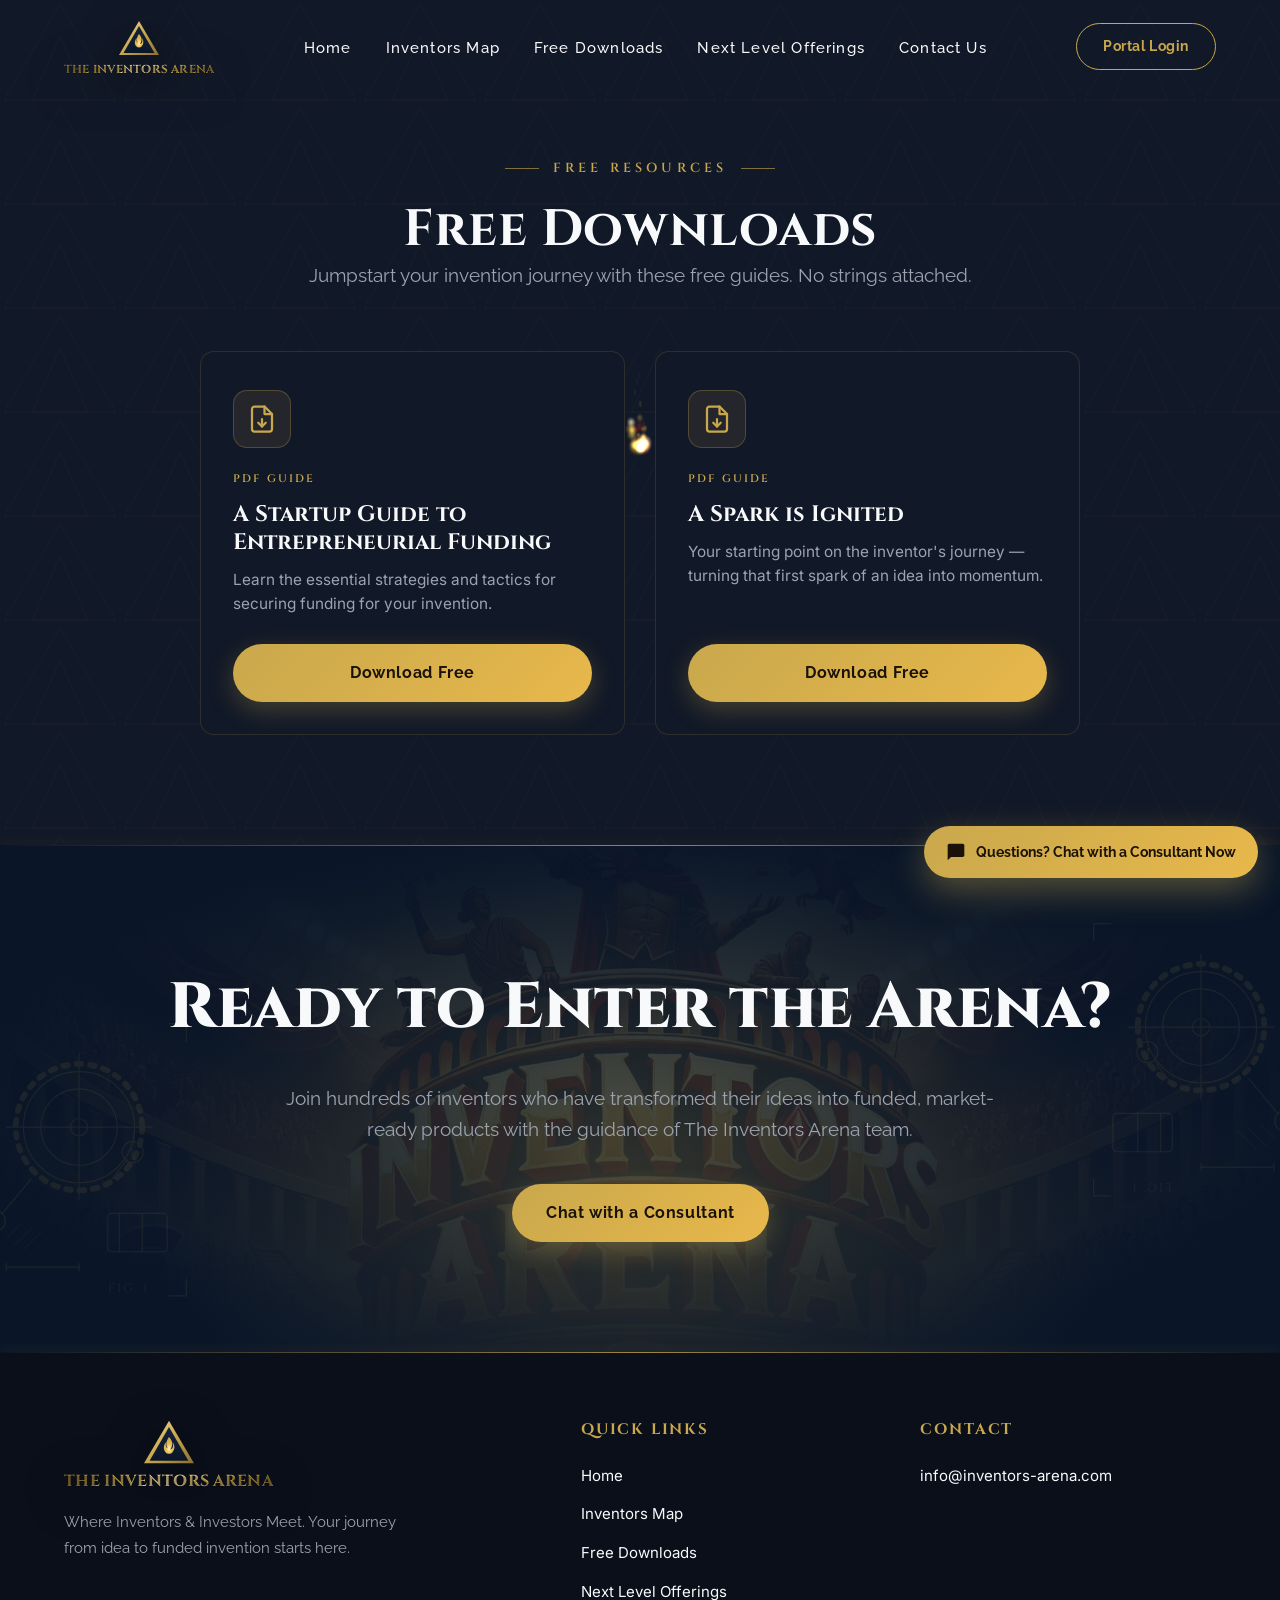
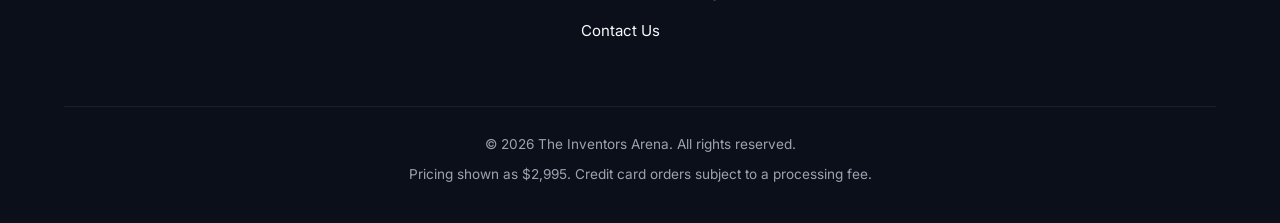
<file: free-downloads.html>
<!DOCTYPE html>
<html lang="en">
<head>
  <meta charset="UTF-8" />
  <meta name="viewport" content="width=device-width, initial-scale=1.0" />
  <title>Free Downloads | The Inventors Arena</title>
  <meta name="description" content="Free guides from The Inventors Arena to jumpstart your invention journey — entrepreneurial funding and getting started, no strings attached." />

  <!-- Fonts -->
  <link rel="preconnect" href="https://fonts.googleapis.com" />
  <link rel="preconnect" href="https://fonts.gstatic.com" crossorigin />
  <link href="https://fonts.googleapis.com/css2?family=Cinzel:wght@400;500;600;700;800;900&family=Raleway:ital,wght@0,300;0,400;0,500;0,600;0,700;1,400;1,500&family=Inter:wght@300;400;500;600;700&display=swap" rel="stylesheet" />

  <link rel="stylesheet" href="styles.css" />
</head>
<body>

  <!-- Fire mouse trail -->
  <canvas id="fireCanvas"></canvas>

  <!-- Reusable patent / blueprint figure (decorative) -->
  <svg width="0" height="0" style="position:absolute" aria-hidden="true" focusable="false">
    <symbol id="bp-fig" viewBox="0 0 240 300">
      <g fill="none" stroke="currentColor" stroke-width="1.2" stroke-linecap="round">
        <path d="M8 8 H26 M8 8 V26 M232 8 H214 M232 8 V26 M8 292 H26 M8 292 V274 M232 292 H214 M232 292 V274"/>
        <circle cx="120" cy="116" r="66" stroke-width="6" stroke-dasharray="5 9"/>
        <circle cx="120" cy="116" r="58"/>
        <circle cx="120" cy="116" r="40"/>
        <circle cx="120" cy="116" r="9"/>
        <line x1="120" y1="40" x2="120" y2="192"/>
        <line x1="44" y1="116" x2="196" y2="116"/>
        <rect x="150" y="206" width="62" height="40" rx="4"/>
        <line x1="162" y1="206" x2="162" y2="246"/>
        <line x1="186" y1="206" x2="186" y2="246"/>
        <line x1="150" y1="176" x2="170" y2="150"/>
        <circle cx="176" cy="142" r="11"/>
        <line x1="70" y1="170" x2="40" y2="206"/>
        <circle cx="32" cy="214" r="11"/>
        <line x1="44" y1="262" x2="120" y2="262"/>
        <path d="M44 258 L44 266 M120 258 L120 266"/>
        <g stroke-width="0.7">
          <line x1="44" y1="232" x2="58" y2="218"/>
          <line x1="52" y1="240" x2="72" y2="220"/>
          <line x1="62" y1="244" x2="82" y2="224"/>
        </g>
      </g>
      <text x="172" y="146" font-family="Inter, sans-serif" font-size="11" fill="currentColor">1</text>
      <text x="28" y="218" font-family="Inter, sans-serif" font-size="11" fill="currentColor">2</text>
      <text x="150" y="288" font-family="Cinzel, serif" font-size="13" letter-spacing="2" fill="currentColor">FIG. 1</text>
    </symbol>
  </svg>

  <!-- ============================ NAV ============================ -->
  <nav class="nav scrolled" id="nav">
    <div class="wrap nav-inner">
      <a href="index.html#home" class="nav-logo" aria-label="The Inventors Arena home">
        <span class="badge badge--nav">
          <svg width="46" height="40" viewBox="0 0 46 40" role="img" aria-label="The Inventors Arena badge">
            <defs>
              <linearGradient id="triEdge" x1="0" y1="0" x2="1" y2="1">
                <stop offset="0" stop-color="#F2DC9B"/><stop offset="0.5" stop-color="#C9A84C"/><stop offset="1" stop-color="#8a6f2d"/>
              </linearGradient>
              <radialGradient id="flameG" cx="0.5" cy="0.7" r="0.7">
                <stop offset="0" stop-color="#FFF3C4"/><stop offset="0.45" stop-color="#E8B84B"/><stop offset="1" stop-color="#C9A84C"/>
              </radialGradient>
              <linearGradient id="triFace" x1="0" y1="0" x2="0" y2="1">
                <stop offset="0" stop-color="#16233d"/><stop offset="1" stop-color="#0A1628"/>
              </linearGradient>
            </defs>
            <path d="M23 3 L43 37 L3 37 Z" fill="url(#triEdge)"/>
            <path d="M23 8 L38.5 35 L7.5 35 Z" fill="url(#triFace)"/>
            <g class="flame">
              <path d="M23 16 C26 19 26.5 23 24 26 C26.5 25.5 27 22 25.5 20 C28 22 28 26 25.5 28.5 C24.3 29.7 21.7 29.7 20.5 28.5 C18 26 18.5 22 21 20 C20 22 20.5 24.5 22 25 C20 22.5 21 18.5 23 16 Z" fill="url(#flameG)"/>
            </g>
          </svg>
          <span class="badge-text">THE INVENTORS ARENA</span>
        </span>
      </a>

      <ul class="nav-links">
        <li><a href="index.html#home">Home</a></li>
        <li><a href="inventors-map.html">Inventors Map</a></li>
        <li><a href="free-downloads.html">Free Downloads</a></li>
        <li><a href="next-level.html">Next Level Offerings</a></li>
        <li><a href="#contact">Contact Us</a></li>
      </ul>

      <div class="nav-cta">
        <a class="btn btn--outline" href="https://courses.milesoft.app/login" target="_blank" rel="noopener">Portal Login</a>
      </div>

      <button class="hamburger" id="hamburger" aria-label="Open menu" aria-expanded="false">
        <span></span><span></span><span></span>
      </button>
    </div>
  </nav>

  <div class="mobile-nav" id="mobileNav">
    <button class="mobile-close" id="mobileClose" aria-label="Close menu">&times;</button>
    <a href="index.html#home">Home</a>
    <a href="inventors-map.html">Inventors Map</a>
    <a href="free-downloads.html">Free Downloads</a>
    <a href="next-level.html">Next Level Offerings</a>
    <a href="#contact">Contact Us</a>
    <a class="btn btn--outline" href="https://courses.milesoft.app/login" target="_blank" rel="noopener">Portal Login</a>
  </div>

  <!-- ===================== FREE DOWNLOADS ===================== -->
  <section class="section section--charcoal tri-watermark" id="free-downloads" style="padding-top:150px;">
    <div class="wrap center reveal">
      <span class="pre-label">Free Resources</span>
      <h2 class="section-head">Free Downloads</h2>
      <p class="section-sub">Jumpstart your invention journey with these free guides. No strings attached.</p>
    </div>

    <div class="wrap">
      <div class="dl-grid">
        <!-- DOWNLOAD 1 -->
        <article class="dl-card reveal">
          <span class="dl-icon">
            <svg viewBox="0 0 24 24" stroke-width="1.8" stroke-linecap="round" stroke-linejoin="round"><path d="M14 2H6a2 2 0 0 0-2 2v16a2 2 0 0 0 2 2h12a2 2 0 0 0 2-2V8z"/><polyline points="14 2 14 8 20 8"/><line x1="12" y1="18" x2="12" y2="12"/><polyline points="9 15 12 18 15 15"/></svg>
          </span>
          <span class="dl-tag">PDF Guide</span>
          <h3 class="dl-title">A Startup Guide to Entrepreneurial Funding</h3>
          <p class="dl-desc">Learn the essential strategies and tactics for securing funding for your invention.</p>
          <a class="btn btn--gold" href="pdfs/A-Startup-Guide-to-Entrepreneurial-Funding.pdf" target="_blank" rel="noopener" download>Download Free</a>
        </article>

        <!-- DOWNLOAD 2 -->
        <article class="dl-card reveal">
          <span class="dl-icon">
            <svg viewBox="0 0 24 24" stroke-width="1.8" stroke-linecap="round" stroke-linejoin="round"><path d="M14 2H6a2 2 0 0 0-2 2v16a2 2 0 0 0 2 2h12a2 2 0 0 0 2-2V8z"/><polyline points="14 2 14 8 20 8"/><line x1="12" y1="18" x2="12" y2="12"/><polyline points="9 15 12 18 15 15"/></svg>
          </span>
          <span class="dl-tag">PDF Guide</span>
          <h3 class="dl-title">A Spark is Ignited</h3>
          <p class="dl-desc">Your starting point on the inventor's journey — turning that first spark of an idea into momentum.</p>
          <a class="btn btn--gold" href="pdfs/A-Spark-is-Ignited.pdf" target="_blank" rel="noopener" download>Download Free</a>
        </article>
      </div>
    </div>
  </section>

  <hr class="gold-rule" />

  <!-- ===================== CONNECT WITH US ===================== -->
  <section class="section section--navy final-cta" id="contact">
    <span class="cta-bgphoto cta-bgphoto--arena">
      <img loading="lazy" alt="" aria-hidden="true" src="img/arena-colosseum.webp" />
    </span>
    <span class="deco bp deco-left deco-bottom"><svg viewBox="0 0 240 300" style="width:100%"><use href="#bp-fig"/></svg></span>
    <span class="deco bp deco-right deco-top deco-flip"><svg viewBox="0 0 240 300" style="width:100%"><use href="#bp-fig"/></svg></span>
    <div class="wrap reveal">
      <h2>Ready to Enter the Arena?</h2>
      <p class="section-sub" style="margin:0 auto 38px;">Join hundreds of inventors who have transformed their ideas into funded, market-ready products with the guidance of The Inventors Arena team.</p>
      <a class="btn btn--gold" href="https://api.leadconnectorhq.com/widget/booking/hk02ntONTIVWaqVbdO2K" target="_blank" rel="noopener">Chat with a Consultant</a>
    </div>
  </section>

  <hr class="gold-rule" />

  <!-- ===================== FOOTER ===================== -->
  <footer class="footer">
    <div class="wrap">
      <div class="footer-grid">
        <div>
          <span class="badge badge--lg">
            <svg width="58" height="50" viewBox="0 0 46 40" role="img" aria-label="The Inventors Arena badge">
              <path d="M23 3 L43 37 L3 37 Z" fill="url(#triEdge)"/>
              <path d="M23 8 L38.5 35 L7.5 35 Z" fill="url(#triFace)"/>
              <g class="flame"><path d="M23 16 C26 19 26.5 23 24 26 C26.5 25.5 27 22 25.5 20 C28 22 28 26 25.5 28.5 C24.3 29.7 21.7 29.7 20.5 28.5 C18 26 18.5 22 21 20 C20 22 20.5 24.5 22 25 C20 22.5 21 18.5 23 16 Z" fill="url(#flameG)"/></g>
            </svg>
            <span class="badge-text">THE INVENTORS ARENA</span>
          </span>
          <p class="footer-tag">Where Inventors &amp; Investors Meet. Your journey from idea to funded invention starts here.</p>
        </div>
        <div>
          <h4>Quick Links</h4>
          <ul class="footer-links">
            <li><a href="index.html#home">Home</a></li>
            <li><a href="inventors-map.html">Inventors Map</a></li>
            <li><a href="free-downloads.html">Free Downloads</a></li>
            <li><a href="next-level.html">Next Level Offerings</a></li>
            <li><a href="#contact">Contact Us</a></li>
          </ul>
        </div>
        <div>
          <h4>Contact</h4>
          <p class="footer-contact"><a href="mailto:info@inventors-arena.com">info@inventors-arena.com</a></p>
        </div>
      </div>
      <div class="footer-bottom">
        <p>© 2026 The Inventors Arena. All rights reserved.</p>
        <p class="footer-fine">Pricing shown as $2,995. Credit card orders subject to a processing fee.</p>
      </div>
    </div>
  </footer>

  <a class="chat-callout" href="https://api.leadconnectorhq.com/widget/booking/hk02ntONTIVWaqVbdO2K" target="_blank" rel="noopener">
    <svg viewBox="0 0 24 24"><path d="M20 2H4c-1.1 0-2 .9-2 2v18l4-4h14c1.1 0 2-.9 2-2V4c0-1.1-.9-2-2-2z"/></svg>
    Questions? Chat with a Consultant Now
  </a>

  <script src="site.js"></script>
</body>
</html>
</file>
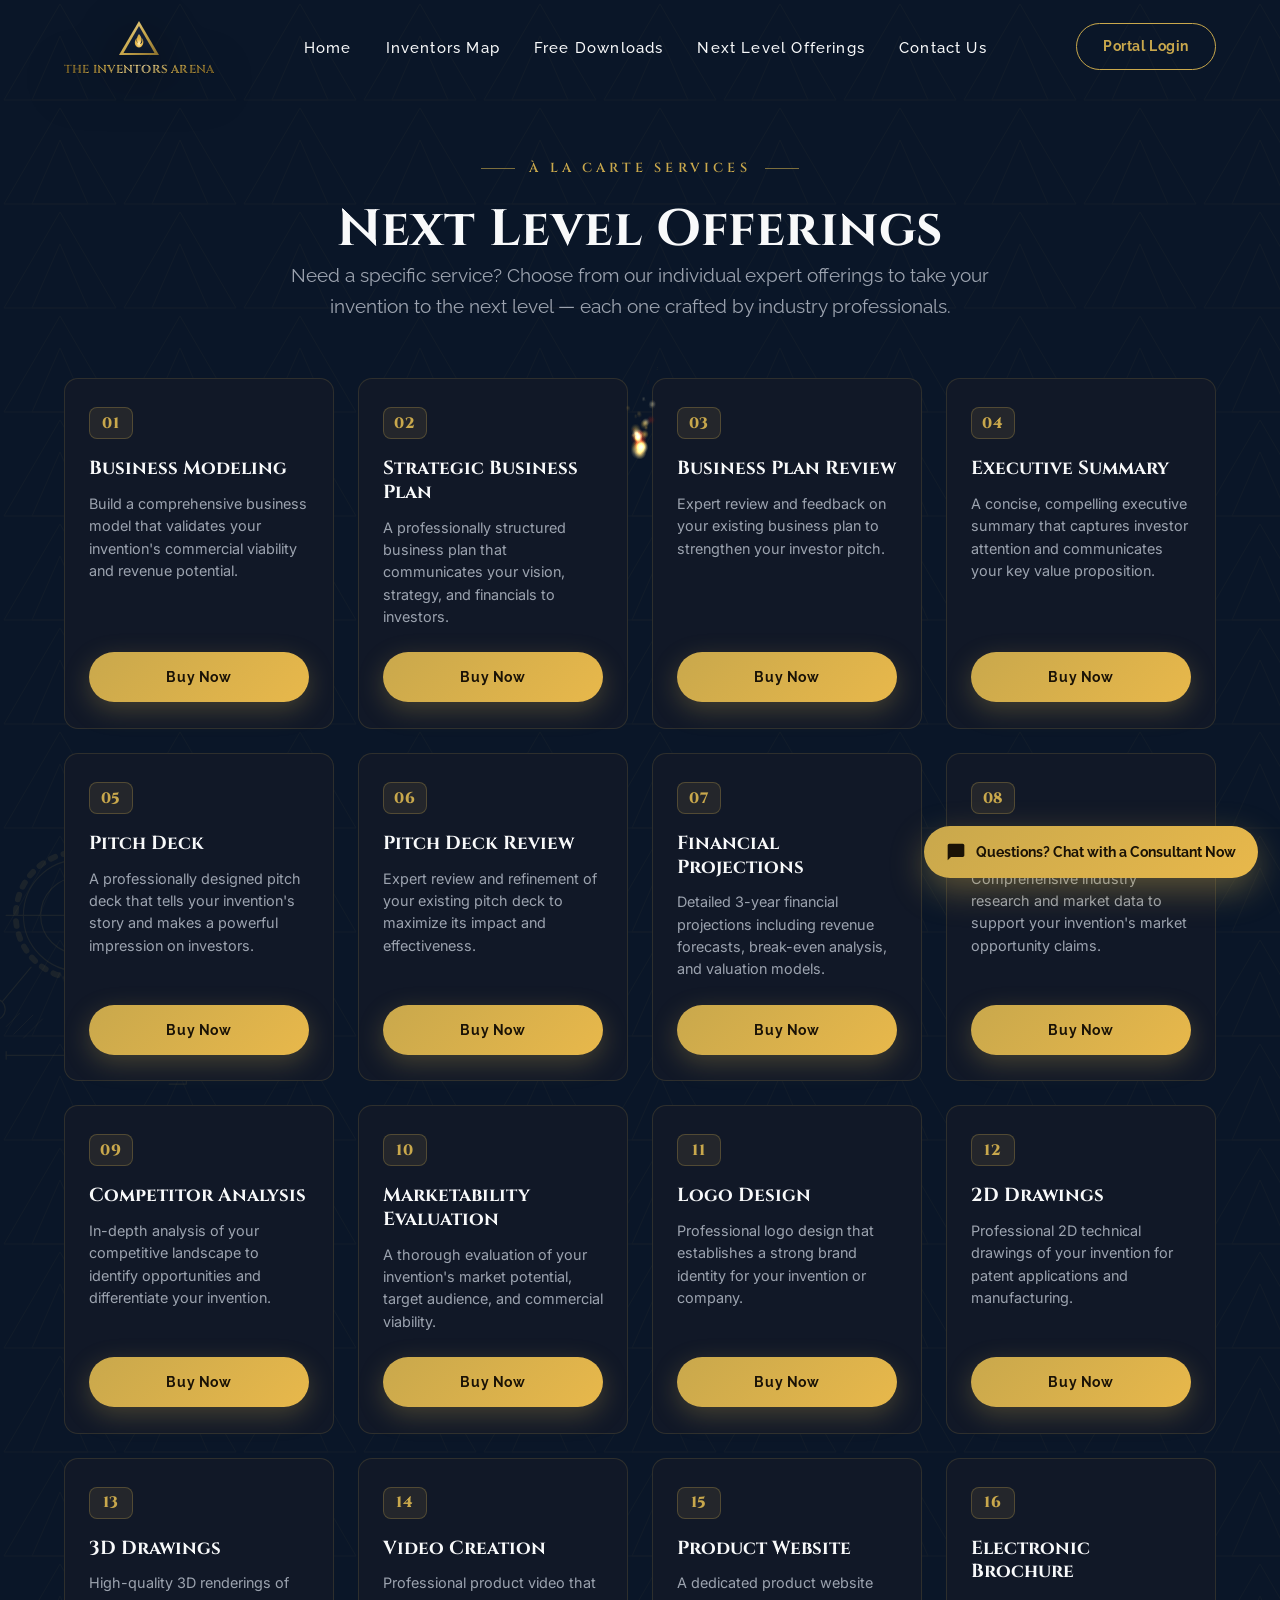
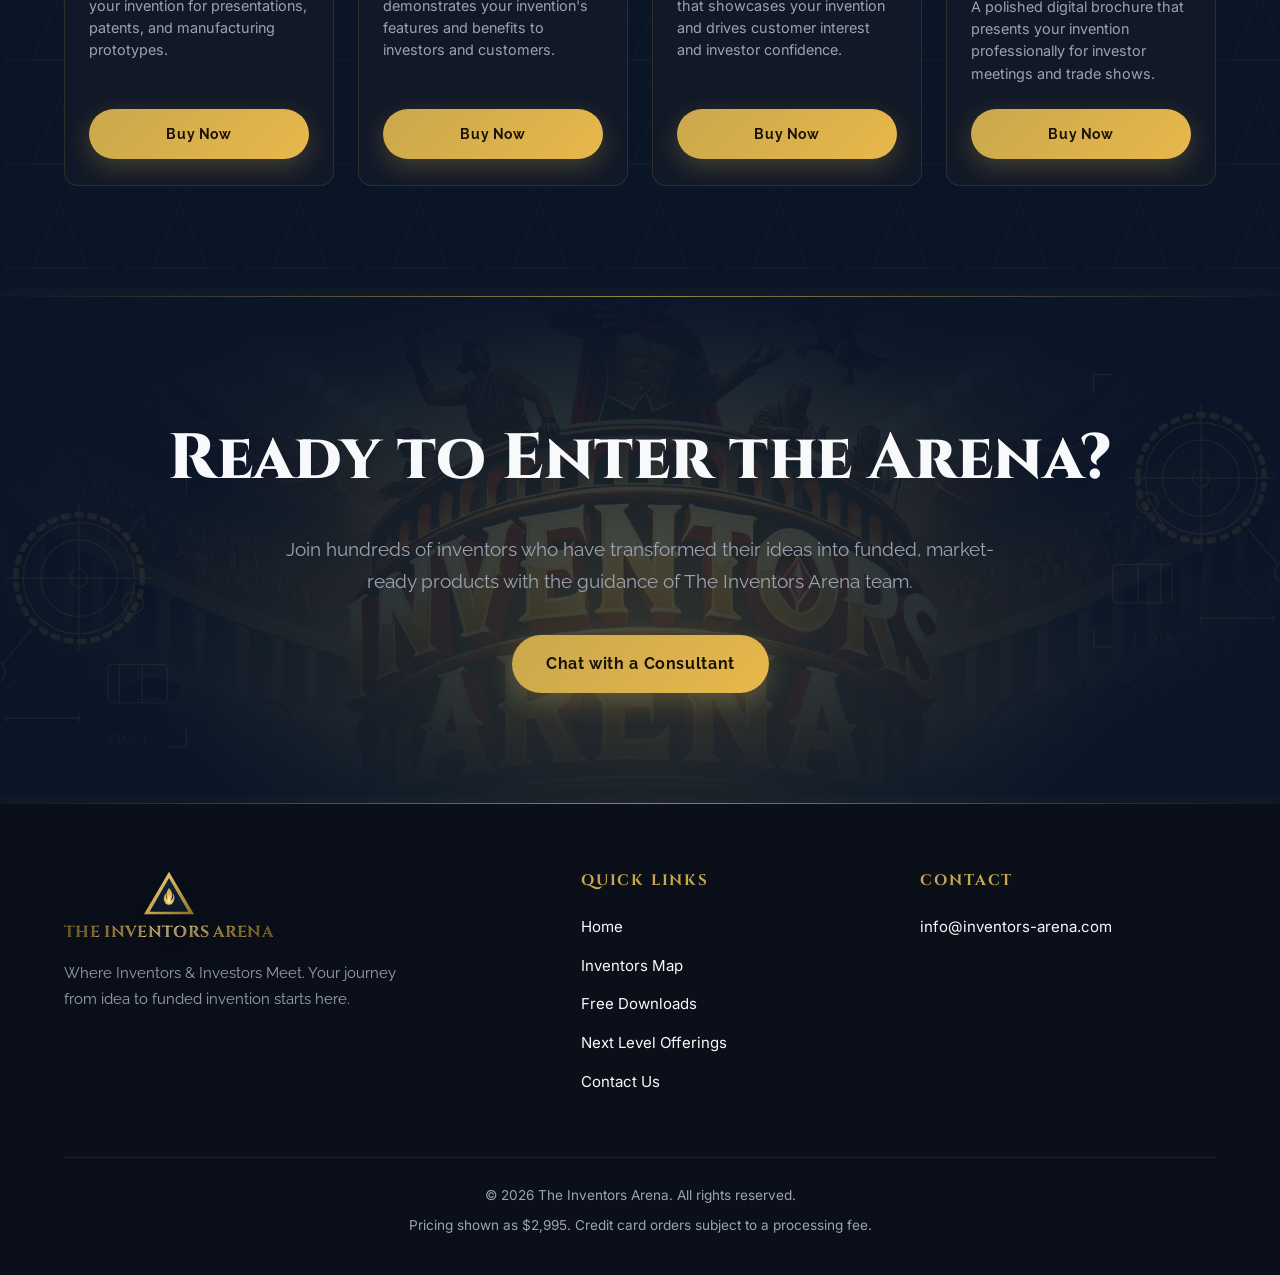
<file: next-level.html>
<!DOCTYPE html>
<html lang="en">
<head>
  <meta charset="UTF-8" />
  <meta name="viewport" content="width=device-width, initial-scale=1.0" />
  <title>Next Level Offerings | The Inventors Arena</title>
  <meta name="description" content="Choose your path to success with The Inventors Arena programs — from the Beginner Program to the complete idea-to-funded journey." />

  <!-- Fonts -->
  <link rel="preconnect" href="https://fonts.googleapis.com" />
  <link rel="preconnect" href="https://fonts.gstatic.com" crossorigin />
  <link href="https://fonts.googleapis.com/css2?family=Cinzel:wght@400;500;600;700;800;900&family=Raleway:ital,wght@0,300;0,400;0,500;0,600;0,700;1,400;1,500&family=Inter:wght@300;400;500;600;700&display=swap" rel="stylesheet" />

  <link rel="stylesheet" href="styles.css" />
</head>
<body>

  <!-- Fire mouse trail -->
  <canvas id="fireCanvas"></canvas>

  <!-- Reusable patent / blueprint figure (decorative) -->
  <svg width="0" height="0" style="position:absolute" aria-hidden="true" focusable="false">
    <symbol id="bp-fig" viewBox="0 0 240 300">
      <g fill="none" stroke="currentColor" stroke-width="1.2" stroke-linecap="round">
        <path d="M8 8 H26 M8 8 V26 M232 8 H214 M232 8 V26 M8 292 H26 M8 292 V274 M232 292 H214 M232 292 V274"/>
        <circle cx="120" cy="116" r="66" stroke-width="6" stroke-dasharray="5 9"/>
        <circle cx="120" cy="116" r="58"/>
        <circle cx="120" cy="116" r="40"/>
        <circle cx="120" cy="116" r="9"/>
        <line x1="120" y1="40" x2="120" y2="192"/>
        <line x1="44" y1="116" x2="196" y2="116"/>
        <rect x="150" y="206" width="62" height="40" rx="4"/>
        <line x1="162" y1="206" x2="162" y2="246"/>
        <line x1="186" y1="206" x2="186" y2="246"/>
        <line x1="150" y1="176" x2="170" y2="150"/>
        <circle cx="176" cy="142" r="11"/>
        <line x1="70" y1="170" x2="40" y2="206"/>
        <circle cx="32" cy="214" r="11"/>
        <line x1="44" y1="262" x2="120" y2="262"/>
        <path d="M44 258 L44 266 M120 258 L120 266"/>
        <g stroke-width="0.7">
          <line x1="44" y1="232" x2="58" y2="218"/>
          <line x1="52" y1="240" x2="72" y2="220"/>
          <line x1="62" y1="244" x2="82" y2="224"/>
        </g>
      </g>
      <text x="172" y="146" font-family="Inter, sans-serif" font-size="11" fill="currentColor">1</text>
      <text x="28" y="218" font-family="Inter, sans-serif" font-size="11" fill="currentColor">2</text>
      <text x="150" y="288" font-family="Cinzel, serif" font-size="13" letter-spacing="2" fill="currentColor">FIG. 1</text>
    </symbol>
  </svg>

  <!-- ============================ NAV ============================ -->
  <nav class="nav scrolled" id="nav">
    <div class="wrap nav-inner">
      <a href="index.html#home" class="nav-logo" aria-label="The Inventors Arena home">
        <span class="badge badge--nav">
          <svg width="46" height="40" viewBox="0 0 46 40" role="img" aria-label="The Inventors Arena badge">
            <defs>
              <linearGradient id="triEdge" x1="0" y1="0" x2="1" y2="1">
                <stop offset="0" stop-color="#F2DC9B"/><stop offset="0.5" stop-color="#C9A84C"/><stop offset="1" stop-color="#8a6f2d"/>
              </linearGradient>
              <radialGradient id="flameG" cx="0.5" cy="0.7" r="0.7">
                <stop offset="0" stop-color="#FFF3C4"/><stop offset="0.45" stop-color="#E8B84B"/><stop offset="1" stop-color="#C9A84C"/>
              </radialGradient>
              <linearGradient id="triFace" x1="0" y1="0" x2="0" y2="1">
                <stop offset="0" stop-color="#16233d"/><stop offset="1" stop-color="#0A1628"/>
              </linearGradient>
            </defs>
            <path d="M23 3 L43 37 L3 37 Z" fill="url(#triEdge)"/>
            <path d="M23 8 L38.5 35 L7.5 35 Z" fill="url(#triFace)"/>
            <g class="flame">
              <path d="M23 16 C26 19 26.5 23 24 26 C26.5 25.5 27 22 25.5 20 C28 22 28 26 25.5 28.5 C24.3 29.7 21.7 29.7 20.5 28.5 C18 26 18.5 22 21 20 C20 22 20.5 24.5 22 25 C20 22.5 21 18.5 23 16 Z" fill="url(#flameG)"/>
            </g>
          </svg>
          <span class="badge-text">THE INVENTORS ARENA</span>
        </span>
      </a>

      <ul class="nav-links">
        <li><a href="index.html#home">Home</a></li>
        <li><a href="inventors-map.html">Inventors Map</a></li>
        <li><a href="free-downloads.html">Free Downloads</a></li>
        <li><a href="next-level.html">Next Level Offerings</a></li>
        <li><a href="#contact">Contact Us</a></li>
      </ul>

      <div class="nav-cta">
        <a class="btn btn--outline" href="https://courses.milesoft.app/login" target="_blank" rel="noopener">Portal Login</a>
      </div>

      <button class="hamburger" id="hamburger" aria-label="Open menu" aria-expanded="false">
        <span></span><span></span><span></span>
      </button>
    </div>
  </nav>

  <div class="mobile-nav" id="mobileNav">
    <button class="mobile-close" id="mobileClose" aria-label="Close menu">&times;</button>
    <a href="index.html#home">Home</a>
    <a href="inventors-map.html">Inventors Map</a>
    <a href="free-downloads.html">Free Downloads</a>
    <a href="next-level.html">Next Level Offerings</a>
    <a href="#contact">Contact Us</a>
    <a class="btn btn--outline" href="https://courses.milesoft.app/login" target="_blank" rel="noopener">Portal Login</a>
  </div>

  <!-- ===================== NEXT LEVEL OFFERINGS (À LA CARTE) ===================== -->
  <section class="section section--navy tri-watermark" id="next-level" style="padding-top:150px;">
    <span class="deco bp deco-left deco-mid"><svg viewBox="0 0 240 300" style="width:100%"><use href="#bp-fig"/></svg></span>
    <div class="wrap center reveal">
      <span class="pre-label">À La Carte Services</span>
      <h2 class="section-head">Next Level Offerings</h2>
      <p class="section-sub">Need a specific service? Choose from our individual expert offerings to take your invention to the next level — each one crafted by industry professionals.</p>
    </div>

    <div class="wrap">
      <div class="offer-grid">
        <!-- 01 -->
        <article class="offer-card reveal">
          <span class="offer-num">01</span>
          <h3 class="offer-name">Business Modeling</h3>
          <p class="offer-desc">Build a comprehensive business model that validates your invention's commercial viability and revenue potential.</p>
          <a class="btn btn--gold" href="https://buy.stripe.com/cNicN59LzgVx5g58Vzgbm0l" target="_blank" rel="noopener">Buy Now</a>
        </article>

        <!-- 02 -->
        <article class="offer-card reveal">
          <span class="offer-num">02</span>
          <h3 class="offer-name">Strategic Business Plan</h3>
          <p class="offer-desc">A professionally structured business plan that communicates your vision, strategy, and financials to investors.</p>
          <a class="btn btn--gold" href="https://buy.stripe.com/00wbJ18Hv9t523Tb3Hgbm0k" target="_blank" rel="noopener">Buy Now</a>
        </article>

        <!-- 03 -->
        <article class="offer-card reveal">
          <span class="offer-num">03</span>
          <h3 class="offer-name">Business Plan Review</h3>
          <p class="offer-desc">Expert review and feedback on your existing business plan to strengthen your investor pitch.</p>
          <a class="btn btn--gold" href="https://buy.stripe.com/5kQ6oHcXLgVx37XefTgbm0j" target="_blank" rel="noopener">Buy Now</a>
        </article>

        <!-- 04 -->
        <article class="offer-card reveal">
          <span class="offer-num">04</span>
          <h3 class="offer-name">Executive Summary</h3>
          <p class="offer-desc">A concise, compelling executive summary that captures investor attention and communicates your key value proposition.</p>
          <a class="btn btn--gold" href="https://buy.stripe.com/5kQaEX0aZbBdfUJ7Rvgbm0i" target="_blank" rel="noopener">Buy Now</a>
        </article>

        <!-- 05 -->
        <article class="offer-card reveal">
          <span class="offer-num">05</span>
          <h3 class="offer-name">Pitch Deck</h3>
          <p class="offer-desc">A professionally designed pitch deck that tells your invention's story and makes a powerful impression on investors.</p>
          <a class="btn btn--gold" href="https://buy.stripe.com/7sY3cv4rffRt4c1c7Lgbm0h" target="_blank" rel="noopener">Buy Now</a>
        </article>

        <!-- 06 -->
        <article class="offer-card reveal">
          <span class="offer-num">06</span>
          <h3 class="offer-name">Pitch Deck Review</h3>
          <p class="offer-desc">Expert review and refinement of your existing pitch deck to maximize its impact and effectiveness.</p>
          <a class="btn btn--gold" href="https://buy.stripe.com/00w6oH5vjfRtdMBfjXgbm0g" target="_blank" rel="noopener">Buy Now</a>
        </article>

        <!-- 07 -->
        <article class="offer-card reveal">
          <span class="offer-num">07</span>
          <h3 class="offer-name">Financial Projections</h3>
          <p class="offer-desc">Detailed 3-year financial projections including revenue forecasts, break-even analysis, and valuation models.</p>
          <a class="btn btn--gold" href="https://buy.stripe.com/00wdR9aPDfRt23Tc7Lgbm0f" target="_blank" rel="noopener">Buy Now</a>
        </article>

        <!-- 08 -->
        <article class="offer-card reveal">
          <span class="offer-num">08</span>
          <h3 class="offer-name">Industry Data</h3>
          <p class="offer-desc">Comprehensive industry research and market data to support your invention's market opportunity claims.</p>
          <a class="btn btn--gold" href="https://buy.stripe.com/28EcN5g9XeNpbEtfjXgbm0e" target="_blank" rel="noopener">Buy Now</a>
        </article>

        <!-- 09 -->
        <article class="offer-card reveal">
          <span class="offer-num">09</span>
          <h3 class="offer-name">Competitor Analysis</h3>
          <p class="offer-desc">In-depth analysis of your competitive landscape to identify opportunities and differentiate your invention.</p>
          <a class="btn btn--gold" href="https://buy.stripe.com/7sYbJ16zn34H23T4Fjgbm0d" target="_blank" rel="noopener">Buy Now</a>
        </article>

        <!-- 10 -->
        <article class="offer-card reveal">
          <span class="offer-num">10</span>
          <h3 class="offer-name">Marketability Evaluation</h3>
          <p class="offer-desc">A thorough evaluation of your invention's market potential, target audience, and commercial viability.</p>
          <a class="btn btn--gold" href="https://buy.stripe.com/4gM3cvf5TeNpaApc7Lgbm0c" target="_blank" rel="noopener">Buy Now</a>
        </article>

        <!-- 11 -->
        <article class="offer-card reveal">
          <span class="offer-num">11</span>
          <h3 class="offer-name">Logo Design</h3>
          <p class="offer-desc">Professional logo design that establishes a strong brand identity for your invention or company.</p>
          <a class="btn btn--gold" href="https://buy.stripe.com/28EaEX5vj8p10ZPc7Lgbm0b" target="_blank" rel="noopener">Buy Now</a>
        </article>

        <!-- 12 -->
        <article class="offer-card reveal">
          <span class="offer-num">12</span>
          <h3 class="offer-name">2D Drawings</h3>
          <p class="offer-desc">Professional 2D technical drawings of your invention for patent applications and manufacturing.</p>
          <a class="btn btn--gold" href="https://buy.stripe.com/bJebJ1g9X34HdMBdbPgbm0a" target="_blank" rel="noopener">Buy Now</a>
        </article>

        <!-- 13 -->
        <article class="offer-card reveal">
          <span class="offer-num">13</span>
          <h3 class="offer-name">3D Drawings</h3>
          <p class="offer-desc">High-quality 3D renderings of your invention for presentations, patents, and manufacturing prototypes.</p>
          <a class="btn btn--gold" href="https://buy.stripe.com/dRm3cv6znfRtdMB0p3gbm09" target="_blank" rel="noopener">Buy Now</a>
        </article>

        <!-- 14 -->
        <article class="offer-card reveal">
          <span class="offer-num">14</span>
          <h3 class="offer-name">Video Creation</h3>
          <p class="offer-desc">Professional product video that demonstrates your invention's features and benefits to investors and customers.</p>
          <a class="btn btn--gold" href="https://buy.stripe.com/5kQdR9bTH7kX5g55Jngbm08" target="_blank" rel="noopener">Buy Now</a>
        </article>

        <!-- 15 -->
        <article class="offer-card reveal">
          <span class="offer-num">15</span>
          <h3 class="offer-name">Product Website</h3>
          <p class="offer-desc">A dedicated product website that showcases your invention and drives customer interest and investor confidence.</p>
          <a class="btn btn--gold" href="https://buy.stripe.com/cNi6oH7Dr20DfUJb3Hgbm07" target="_blank" rel="noopener">Buy Now</a>
        </article>

        <!-- 16 -->
        <article class="offer-card reveal">
          <span class="offer-num">16</span>
          <h3 class="offer-name">Electronic Brochure</h3>
          <p class="offer-desc">A polished digital brochure that presents your invention professionally for investor meetings and trade shows.</p>
          <a class="btn btn--gold" href="https://buy.stripe.com/28E9AT6zn7kXfUJc7Lgbm06" target="_blank" rel="noopener">Buy Now</a>
        </article>
      </div>
    </div>
  </section>

  <hr class="gold-rule" />

  <!-- ===================== CONNECT WITH US ===================== -->
  <section class="section section--navy final-cta" id="contact">
    <span class="cta-bgphoto cta-bgphoto--arena">
      <img loading="lazy" alt="" aria-hidden="true" src="img/arena-colosseum.webp" />
    </span>
    <span class="deco bp deco-left deco-bottom"><svg viewBox="0 0 240 300" style="width:100%"><use href="#bp-fig"/></svg></span>
    <span class="deco bp deco-right deco-top deco-flip"><svg viewBox="0 0 240 300" style="width:100%"><use href="#bp-fig"/></svg></span>
    <div class="wrap reveal">
      <h2>Ready to Enter the Arena?</h2>
      <p class="section-sub" style="margin:0 auto 38px;">Join hundreds of inventors who have transformed their ideas into funded, market-ready products with the guidance of The Inventors Arena team.</p>
      <a class="btn btn--gold" href="https://api.leadconnectorhq.com/widget/booking/hk02ntONTIVWaqVbdO2K" target="_blank" rel="noopener">Chat with a Consultant</a>
    </div>
  </section>

  <hr class="gold-rule" />

  <!-- ===================== FOOTER ===================== -->
  <footer class="footer">
    <div class="wrap">
      <div class="footer-grid">
        <div>
          <span class="badge badge--lg">
            <svg width="58" height="50" viewBox="0 0 46 40" role="img" aria-label="The Inventors Arena badge">
              <path d="M23 3 L43 37 L3 37 Z" fill="url(#triEdge)"/>
              <path d="M23 8 L38.5 35 L7.5 35 Z" fill="url(#triFace)"/>
              <g class="flame"><path d="M23 16 C26 19 26.5 23 24 26 C26.5 25.5 27 22 25.5 20 C28 22 28 26 25.5 28.5 C24.3 29.7 21.7 29.7 20.5 28.5 C18 26 18.5 22 21 20 C20 22 20.5 24.5 22 25 C20 22.5 21 18.5 23 16 Z" fill="url(#flameG)"/></g>
            </svg>
            <span class="badge-text">THE INVENTORS ARENA</span>
          </span>
          <p class="footer-tag">Where Inventors &amp; Investors Meet. Your journey from idea to funded invention starts here.</p>
        </div>
        <div>
          <h4>Quick Links</h4>
          <ul class="footer-links">
            <li><a href="index.html#home">Home</a></li>
            <li><a href="inventors-map.html">Inventors Map</a></li>
            <li><a href="free-downloads.html">Free Downloads</a></li>
            <li><a href="next-level.html">Next Level Offerings</a></li>
            <li><a href="#contact">Contact Us</a></li>
          </ul>
        </div>
        <div>
          <h4>Contact</h4>
          <p class="footer-contact"><a href="mailto:info@inventors-arena.com">info@inventors-arena.com</a></p>
        </div>
      </div>
      <div class="footer-bottom">
        <p>© 2026 The Inventors Arena. All rights reserved.</p>
        <p class="footer-fine">Pricing shown as $2,995. Credit card orders subject to a processing fee.</p>
      </div>
    </div>
  </footer>

  <a class="chat-callout" href="https://api.leadconnectorhq.com/widget/booking/hk02ntONTIVWaqVbdO2K" target="_blank" rel="noopener">
    <svg viewBox="0 0 24 24"><path d="M20 2H4c-1.1 0-2 .9-2 2v18l4-4h14c1.1 0 2-.9 2-2V4c0-1.1-.9-2-2-2z"/></svg>
    Questions? Chat with a Consultant Now
  </a>

  <script src="site.js"></script>
</body>
</html>
</file>
<file: styles.css>
/* ============================================================
       DESIGN TOKENS
    ============================================================ */
    :root {
      --navy:        #0A1628;
      --charcoal:    #111827;
      --gold:        #C9A84C;
      --amber:       #E8B84B;
      --white:       #F8F9FA;
      --silver:      #9CA3AF;
      --crimson:     #7B1D1D;
      --footer-bg:   #0A0F1A;

      --gold-rgb: 201, 168, 76;
      --amber-rgb: 232, 184, 75;
      --gold-grad: linear-gradient(135deg, #8a6f2d 0%, #C9A84C 28%, #F2DC9B 50%, #C9A84C 72%, #8a6f2d 100%);
      --gold-line: linear-gradient(90deg, transparent, rgba(var(--gold-rgb), 0.85), transparent);

      --f-display: 'Cinzel', 'Times New Roman', serif;
      --f-head:    'Raleway', system-ui, sans-serif;
      --f-body:    'Inter', system-ui, sans-serif;

      --maxw: 1200px;
      --radius: 14px;
      --ease: cubic-bezier(0.22, 1, 0.36, 1);
    }

    /* ============================================================
       RESET
    ============================================================ */
    *, *::before, *::after { box-sizing: border-box; margin: 0; padding: 0; }
    html { scroll-behavior: smooth; -webkit-text-size-adjust: 100%; overflow-x: hidden; }
    body {
      font-family: var(--f-body);
      background: var(--navy);
      color: var(--white);
      line-height: 1.65;
      overflow-x: hidden;
      -webkit-font-smoothing: antialiased;
    }
    img { max-width: 100%; display: block; }
    a { color: inherit; text-decoration: none; }
    button { font-family: inherit; cursor: pointer; border: none; background: none; }
    ul { list-style: none; }

    /* ============================================================
       FIRE MOUSE TRAIL CANVAS
    ============================================================ */
    #fireCanvas {
      position: fixed; inset: 0; width: 100%; height: 100%;
      pointer-events: none; z-index: 9998;
    }

    /* ============================================================
       SHARED UTILITIES
    ============================================================ */
    .wrap { width: 100%; max-width: var(--maxw); margin: 0 auto; padding: 0 24px; }

    .section { position: relative; padding: 110px 0; overflow: hidden; }
    .section--navy     { background: var(--navy); }
    .section--charcoal { background: var(--charcoal); }

    .tri-watermark::before {
      content: "";
      position: absolute; inset: 0;
      background-image: url("data:image/svg+xml,%3Csvg xmlns='http://www.w3.org/2000/svg' width='120' height='104' viewBox='0 0 120 104'%3E%3Cg fill='none' stroke='%23C9A84C' stroke-width='1'%3E%3Cpath d='M60 4 L116 100 L4 100 Z'/%3E%3Cpath d='M60 36 L88 100 L32 100 Z'/%3E%3C/g%3E%3C/svg%3E");
      background-size: 120px 104px;
      opacity: 0.04;
      pointer-events: none;
      z-index: 0;
    }
    .section > .wrap { position: relative; z-index: 1; }

    .gold-rule {
      height: 1px; border: 0; width: 100%;
      background: var(--gold-line);
      box-shadow: 0 0 12px rgba(var(--gold-rgb), 0.5);
      opacity: 0.9;
    }

    .pre-label {
      font-family: var(--f-display);
      text-transform: uppercase;
      letter-spacing: 0.32em;
      color: var(--gold);
      font-weight: 600;
      font-size: 0.82rem;
      display: inline-flex; align-items: center; gap: 14px;
      margin-bottom: 22px;
    }
    .pre-label::before, .pre-label::after {
      content: ""; width: 34px; height: 1px;
      background: rgba(var(--gold-rgb), 0.6);
    }
    .pre-label--left::before { display: none; }

    .section-head { font-family: var(--f-display); color: var(--white); font-weight: 700; line-height: 1.15; letter-spacing: 0.01em; font-size: clamp(2rem, 4.2vw, 3.2rem); }
    .section-sub { font-family: var(--f-head); color: var(--silver); font-weight: 400; font-size: clamp(1rem, 1.6vw, 1.18rem); max-width: 720px; }

    .center { text-align: center; }
    .center .pre-label { justify-content: center; }
    .center .section-sub { margin-left: auto; margin-right: auto; }

    .btn {
      display: inline-flex; align-items: center; justify-content: center; gap: 10px;
      font-family: var(--f-head); font-weight: 700;
      letter-spacing: 0.04em; font-size: 0.98rem;
      padding: 16px 34px; border-radius: 50px;
      transition: transform .3s var(--ease), box-shadow .3s var(--ease), background .3s var(--ease), color .3s var(--ease);
      will-change: transform;
    }
    .btn--gold {
      background: linear-gradient(135deg, var(--gold), var(--amber));
      color: #1a1206;
      box-shadow: 0 8px 26px rgba(var(--gold-rgb), 0.28);
    }
    .btn--gold:hover { transform: translateY(-2px) scale(1.035); box-shadow: 0 12px 40px rgba(var(--amber-rgb), 0.55); }
    .btn--outline { background: transparent; color: var(--gold); border: 1.5px solid var(--gold); }
    .btn--outline:hover { background: var(--gold); color: #1a1206; box-shadow: 0 10px 30px rgba(var(--gold-rgb), 0.35); }

    /* ============================================================
       3D BADGE LOGO
    ============================================================ */
    @keyframes flameFlicker {
      0%, 100% { opacity: 0.86; transform: translateY(0) scale(1); }
      45%      { opacity: 1;    transform: translateY(-0.5px) scale(1.04); }
      70%      { opacity: 0.92; transform: translateY(0.3px) scale(0.98); }
    }
    .badge { display: inline-flex; flex-direction: column; align-items: center; gap: 6px; filter: drop-shadow(0 10px 22px rgba(0,0,0,0.55)); }
    .badge svg { display: block; }
    .badge .flame { transform-origin: center bottom; animation: flameFlicker 2s ease-in-out infinite; }
    .badge-text {
      font-family: var(--f-display); font-weight: 700;
      letter-spacing: 0.02em; line-height: 1;
      background: var(--gold-grad);
      -webkit-background-clip: text; background-clip: text;
      -webkit-text-fill-color: transparent; color: transparent;
      text-shadow: 0 1px 0 rgba(0,0,0,0.3);
    }
    .badge--nav .badge-text { font-size: 0.72rem; }
    .badge--lg .badge-text { font-size: 1rem; }

    /* ============================================================
       NAVIGATION
    ============================================================ */
    .nav {
      position: fixed; top: 0; left: 0; right: 0; z-index: 1000;
      transition: background .4s var(--ease), border-color .4s var(--ease), box-shadow .4s var(--ease), padding .4s var(--ease);
      background: transparent; border-bottom: 1px solid transparent;
      padding: 18px 0;
    }
    .nav.scrolled {
      background: rgba(10, 22, 40, 0.92);
      backdrop-filter: blur(10px);
      border-bottom: 1px solid rgba(var(--gold-rgb), 0.45);
      box-shadow: 0 8px 30px rgba(0,0,0,0.4);
      padding: 10px 0;
    }
    .nav-inner { display: flex; align-items: center; justify-content: space-between; gap: 20px; }
    .nav-logo { flex-shrink: 0; }

    .nav-links { display: flex; align-items: center; gap: 34px; }
    .nav-links a {
      position: relative; font-family: var(--f-head); font-weight: 500;
      letter-spacing: 0.08em; font-size: 0.92rem; color: var(--white);
      padding: 4px 0; transition: color .25s var(--ease);
    }
    .nav-links a::after {
      content: ""; position: absolute; left: 0; bottom: -2px; height: 2px; width: 0;
      background: linear-gradient(90deg, var(--gold), var(--amber));
      transition: width .3s var(--ease);
    }
    .nav-links a:hover { color: var(--amber); }
    .nav-links a:hover::after { width: 100%; }

    .nav-cta { flex-shrink: 0; }
    .nav-cta .btn { padding: 11px 26px; font-size: 0.88rem; }

    .hamburger { display: none; flex-direction: column; gap: 6px; padding: 8px; }
    .hamburger span { width: 28px; height: 2px; background: var(--gold); border-radius: 2px; transition: transform .35s var(--ease), opacity .25s var(--ease); }

    .mobile-nav {
      position: fixed; inset: 0; z-index: 1100;
      background: linear-gradient(160deg, var(--navy), #060d18);
      display: flex; flex-direction: column; align-items: center; justify-content: center; gap: 30px;
      opacity: 0; visibility: hidden; transform: scale(1.04);
      transition: opacity .4s var(--ease), transform .4s var(--ease), visibility .4s;
    }
    .mobile-nav.open { opacity: 1; visibility: visible; transform: scale(1); }
    .mobile-nav a { font-family: var(--f-display); font-size: 1.5rem; color: var(--white); letter-spacing: 0.06em; transition: color .25s; }
    .mobile-nav a:hover { color: var(--gold); }
    .mobile-nav .btn { margin-top: 10px; }
    .mobile-close { position: absolute; top: 24px; right: 26px; font-size: 2.2rem; color: var(--gold); line-height: 1; }

    /* ============================================================
       HERO
    ============================================================ */
    .hero {
      min-height: 92vh; display: flex; align-items: center; justify-content: center;
      text-align: center; position: relative; padding: 150px 0 90px;
      background: var(--navy);
    }
    .hero::after {
      content: ""; position: absolute; left: 50%; bottom: -10%; transform: translateX(-50%);
      width: 1100px; height: 700px; pointer-events: none; z-index: 0;
      background: radial-gradient(ellipse at center, rgba(var(--amber-rgb), 0.16), rgba(var(--gold-rgb), 0.06) 40%, transparent 70%);
      filter: blur(8px);
    }
    .hero .wrap { position: relative; z-index: 2; }
    .hero-pre { font-family: var(--f-display); text-transform: uppercase; letter-spacing: 0.4em; color: var(--gold); font-weight: 600; font-size: 0.9rem; margin-bottom: 28px; }
    .hero h1 {
      font-family: var(--f-display); font-weight: 800; color: var(--white);
      font-size: clamp(2.6rem, 7vw, 5.4rem); line-height: 1.08; letter-spacing: 0.01em;
      margin-bottom: 26px; text-shadow: 0 4px 40px rgba(0,0,0,0.5);
    }
    .hero h1 .accent { background: var(--gold-grad); -webkit-background-clip: text; background-clip: text; -webkit-text-fill-color: transparent; }
    .hero-sub { font-family: var(--f-head); color: var(--silver); font-weight: 400; font-size: clamp(1.05rem, 2vw, 1.35rem); max-width: 680px; margin: 0 auto 40px; }
    .hero-cta-row { display: flex; gap: 16px; justify-content: center; flex-wrap: wrap; }
    .scroll-ind { position: absolute; left: 50%; bottom: 30px; transform: translateX(-50%); color: var(--gold); z-index: 2; }
    @keyframes bounceDown { 0%,100%{ transform: translate(-50%,0);} 50%{ transform: translate(-50%, 12px);} }
    .scroll-ind { animation: bounceDown 2.2s ease-in-out infinite; }
    .scroll-ind svg { width: 30px; height: 30px; opacity: 0.85; }

    /* ============================================================
       FOUNDERS  (FOCAL POINT: editorial spotlight rows)
    ============================================================ */
    .founders-intro { max-width: 760px; margin: 0 auto; }

    /* Founders: side-by-side profile cards */
    .founders-grid { display: grid; grid-template-columns: 1fr 1fr; gap: 34px; margin-top: 60px; align-items: start; }
    @media (max-width: 840px) { .founders-grid { gap: 18px; } }

    .founder-card {
      position: relative; text-align: center;
      display: flex; flex-direction: column; align-items: center;
      padding: 40px 32px 34px; border-radius: var(--radius);
      /* soft pool of darkness behind the words for legibility over the photo (not a hard box) */
      background: radial-gradient(125% 105% at 50% 8%, rgba(8,16,30,0.34), rgba(7,14,26,0.72));
      -webkit-backdrop-filter: blur(3px); backdrop-filter: blur(3px);
      border: 1px solid rgba(var(--gold-rgb), 0.10);
      box-shadow: 0 24px 60px rgba(0,0,0,0.42);
    }

    .founder-media { position: relative; display: flex; justify-content: center; margin-bottom: 22px; }
    .founder-media::after {
      content: ""; position: absolute; inset: -14% -14%;
      background: radial-gradient(ellipse at center, rgba(var(--amber-rgb),0.20), transparent 64%);
      z-index: 0; filter: blur(6px);
    }
    .photo-ring {
      position: relative; z-index: 1; width: 200px; max-width: 58vw; aspect-ratio: 1;
      border-radius: 50%; overflow: hidden;
      border: 3px solid var(--gold);
      box-shadow: 0 0 0 7px rgba(var(--gold-rgb),0.10), 0 18px 44px rgba(0,0,0,0.55);
    }
    /* Light editorial grade on the REAL photo: does not alter likeness */
    .photo-ring img {
      width: 100%; height: 100%; object-fit: cover; display: block;
      filter: contrast(1.06) saturate(0.92) brightness(1.02);
    }
    /* Edwin's source photo is square with a second person in the lower-left; zoom to frame Edwin */
    .photo-ring--edwin img { transform: scale(1.5); transform-origin: 64% 30%; }
    .photo-ring::after {
      content: ""; position: absolute; inset: 0; pointer-events: none;
      background: linear-gradient(180deg, rgba(201,168,76,0.10), transparent 45%, rgba(10,22,40,0.30));
      mix-blend-mode: soft-light;
    }

    .founder-name { font-family: var(--f-display); font-weight: 700; color: var(--white); font-size: clamp(1.7rem, 3vw, 2.1rem); line-height: 1.1; margin-bottom: 16px; }
    .founder-bio { font-family: var(--f-body); color: #cfd8e6; font-size: 0.96rem; line-height: 1.72; }
    .badge-pills { display: flex; flex-wrap: wrap; justify-content: center; gap: 9px; margin: 0 0 22px; }
    .pill {
      font-family: var(--f-head); font-size: 0.76rem; font-weight: 600; letter-spacing: 0.04em;
      color: var(--gold); border: 1px solid rgba(var(--gold-rgb), 0.6);
      padding: 7px 15px; border-radius: 50px; background: rgba(var(--gold-rgb), 0.06);
    }
    /* Title shown first, as a filled bubble */
    .pill--title { color: #1a1206; background: var(--gold-grad); border-color: transparent; font-weight: 700; }
    .founders-cta { text-align: center; margin-top: 64px; }
    .founders-cta .btn { margin: 0 8px 12px; }

    /* Tap-to-open bio toggle (mobile only; hidden on desktop) */
    .bio-toggle {
      display: none; align-items: center; gap: 7px; cursor: pointer;
      margin: 2px auto 0;
      font-family: var(--f-head); font-weight: 600; font-size: 0.76rem; letter-spacing: 0.06em;
      color: var(--gold); background: rgba(var(--gold-rgb), 0.06);
      border: 1px solid rgba(var(--gold-rgb), 0.5); padding: 7px 16px; border-radius: 50px;
      transition: background .25s var(--ease), color .25s var(--ease);
    }
    .bio-toggle::after { content: "▾"; font-size: 0.7rem; transition: transform .3s var(--ease); }
    .bio-toggle:hover { background: var(--gold); color: #1a1206; }
    .founder-card.bio-open .bio-toggle::after { transform: rotate(180deg); }

    /* ============================================================
       WATCH OUR STORY  (redesigned: split layout)
    ============================================================ */
    .story-grid { display: grid; grid-template-columns: 1fr 1.15fr; gap: 56px; align-items: center; margin-top: 24px; }
    .story-copy .section-head { font-size: clamp(1.7rem, 3vw, 2.4rem); }
    .story-copy p { color: var(--silver); font-family: var(--f-head); margin: 20px 0 30px; font-size: 1.08rem; }

    .video-frame {
      position: relative; z-index: 1; border-radius: 12px; overflow: hidden;
      border: 2px solid var(--gold);
      box-shadow: 0 18px 60px rgba(0,0,0,0.55), 0 0 0 1px rgba(var(--gold-rgb),0.2);
      aspect-ratio: 16 / 9; background: #000;
    }
    .video-frame iframe { width: 100%; height: 100%; display: block; border: 0; }
    .video-glow { position: relative; }
    .video-glow::before {
      content: ""; position: absolute; inset: -8%;
      background: radial-gradient(ellipse at center, rgba(var(--amber-rgb), 0.15), transparent 68%);
      filter: blur(20px); z-index: 0; pointer-events: none;
    }

    /* ============================================================
       PROGRAMS
    ============================================================ */
    .course-box { display: block; width: clamp(190px, 24vw, 250px); margin: 40px auto 0; filter: drop-shadow(0 26px 50px rgba(0,0,0,0.55)) drop-shadow(0 0 34px rgba(var(--gold-rgb),0.28)); animation: boxFloat 5.5s ease-in-out infinite; }
    @keyframes boxFloat { 0%,100% { transform: translateY(0) rotate(-0.4deg); } 50% { transform: translateY(-12px) rotate(0.4deg); } }
    .programs-grid { display: grid; grid-template-columns: repeat(3, 1fr); gap: 30px; margin-top: 56px; align-items: start; }
    .program-card {
      position: relative; background: var(--charcoal); border-radius: var(--radius);
      border: 1px solid rgba(var(--gold-rgb), 0.16); padding: 40px 30px 34px;
      display: flex; flex-direction: column;
      transition: transform .4s var(--ease), box-shadow .4s var(--ease), border-color .4s var(--ease);
    }
    .program-card:hover { transform: translateY(-8px); border-color: rgba(var(--gold-rgb), 0.5); box-shadow: 0 26px 60px rgba(0,0,0,0.5); }
    .program-card.featured {
      border-color: var(--gold);
      box-shadow: 0 0 0 1px var(--gold), 0 26px 72px rgba(var(--gold-rgb), 0.24);
      background: linear-gradient(180deg, #16203a, var(--charcoal) 55%);
      transform: translateY(-12px) scale(1.025); z-index: 2;
    }
    .program-card.featured:hover { transform: translateY(-18px) scale(1.025); }
    @media (max-width: 960px) { .program-card.featured, .program-card.featured:hover { transform: none; } }

    .card-badge { font-family: var(--f-display); font-size: 0.72rem; letter-spacing: 0.2em; text-transform: uppercase; color: var(--gold); font-weight: 600; margin-bottom: 18px; }
    .program-name { font-family: var(--f-display); font-weight: 700; color: var(--white); font-size: 1.7rem; margin-bottom: 14px; }
    .program-price { display: flex; align-items: baseline; gap: 6px; margin: 0 0 4px; }
    .program-price .amount { font-family: var(--f-display); font-weight: 800; font-size: 2.4rem; line-height: 1; color: var(--gold); }
    .program-price .term { font-size: 0.8rem; color: var(--silver); letter-spacing: 0.04em; }
    .program-price-note { font-size: 0.78rem; color: var(--silver); margin: 0 0 18px; }
    .program-price { font-family: var(--f-display); color: var(--white); font-size: 2.6rem; font-weight: 700; line-height: 1; }
    .program-price .cur { font-size: 1.3rem; vertical-align: super; color: var(--gold); }
    .finance-note { font-family: var(--f-body); color: var(--silver); font-size: 0.85rem; margin-top: 6px; margin-bottom: 24px; }
    .feat-divider { height: 1px; background: rgba(var(--gold-rgb), 0.18); margin: 0 0 22px; }
    .feat-list { display: flex; flex-direction: column; gap: 13px; margin-bottom: 30px; flex: 1; }
    .feat-list li { display: flex; gap: 12px; align-items: flex-start; font-size: 0.94rem; color: var(--white); line-height: 1.5; }
    .feat-list li svg { width: 18px; height: 18px; flex-shrink: 0; margin-top: 3px; fill: var(--gold); }
    .program-card .btn { width: 100%; }

    /* Next Level — À la carte offerings */
    .offer-grid { display: grid; grid-template-columns: repeat(4, 1fr); gap: 24px; margin-top: 56px; align-items: stretch; }
    .offer-card {
      position: relative; background: var(--charcoal); border-radius: var(--radius);
      border: 1px solid rgba(var(--gold-rgb), 0.16); padding: 28px 24px 26px;
      display: flex; flex-direction: column;
      transition: transform .4s var(--ease), box-shadow .4s var(--ease), border-color .4s var(--ease);
    }
    .offer-card:hover { transform: translateY(-8px); border-color: rgba(var(--gold-rgb), 0.5); box-shadow: 0 26px 60px rgba(0,0,0,0.5); }
    .offer-num {
      font-family: var(--f-display); font-weight: 800; font-size: 0.95rem; letter-spacing: 0.06em;
      color: var(--gold); background: rgba(var(--gold-rgb), 0.10); border: 1px solid rgba(var(--gold-rgb), 0.28);
      min-width: 44px; height: 32px; padding: 0 10px; display: inline-flex; align-items: center; justify-content: center;
      border-radius: 8px; margin-bottom: 18px; align-self: flex-start;
    }
    .offer-name { font-family: var(--f-display); font-weight: 700; color: var(--white); font-size: 1.18rem; margin-bottom: 12px; line-height: 1.25; }
    .offer-desc { font-family: var(--f-body); color: var(--silver); font-size: 0.9rem; line-height: 1.55; margin-bottom: 24px; flex: 1; }
    .offer-card .btn { width: 100%; padding: 13px 20px; font-size: 0.9rem; }
    @media (max-width: 1080px) { .offer-grid { grid-template-columns: repeat(3, 1fr); } }
    @media (max-width: 820px)  { .offer-grid { grid-template-columns: repeat(2, 1fr); } }
    @media (max-width: 520px)  { .offer-grid { grid-template-columns: 1fr; max-width: 420px; margin-left: auto; margin-right: auto; } }

    /* Free Downloads */
    .dl-grid { display: grid; grid-template-columns: repeat(2, 1fr); gap: 30px; margin-top: 60px; max-width: 880px; margin-left: auto; margin-right: auto; align-items: stretch; }
    .dl-card {
      position: relative; background: var(--charcoal); border-radius: var(--radius);
      border: 1px solid rgba(var(--gold-rgb), 0.16); padding: 38px 32px 32px;
      display: flex; flex-direction: column; text-align: left;
      transition: transform .4s var(--ease), box-shadow .4s var(--ease), border-color .4s var(--ease);
    }
    .dl-card:hover { transform: translateY(-8px); border-color: rgba(var(--gold-rgb), 0.5); box-shadow: 0 26px 60px rgba(0,0,0,0.5); }
    .dl-icon {
      width: 58px; height: 58px; border-radius: 14px; margin-bottom: 22px;
      display: flex; align-items: center; justify-content: center;
      background: rgba(var(--gold-rgb), 0.1); border: 1px solid rgba(var(--gold-rgb), 0.28);
    }
    .dl-icon svg { width: 30px; height: 30px; stroke: var(--gold); fill: none; }
    .dl-tag { font-family: var(--f-display); font-size: 0.68rem; letter-spacing: 0.2em; text-transform: uppercase; color: var(--gold); font-weight: 600; margin-bottom: 12px; }
    .dl-title { font-family: var(--f-display); font-weight: 700; color: var(--white); font-size: 1.4rem; line-height: 1.25; margin-bottom: 12px; }
    .dl-desc { font-family: var(--f-body); color: var(--silver); font-size: 0.96rem; line-height: 1.55; margin-bottom: 28px; flex: 1; }
    .dl-card .btn { width: 100%; }
    @media (max-width: 720px) { .dl-grid { grid-template-columns: 1fr; } }

    .ribbon {
      position: absolute; top: 18px; right: -8px; z-index: 3;
      background: linear-gradient(135deg, var(--gold), var(--amber));
      color: #1a1206; font-family: var(--f-head); font-weight: 700; font-size: 0.72rem;
      letter-spacing: 0.12em; padding: 6px 16px; border-radius: 4px;
      box-shadow: 0 6px 18px rgba(0,0,0,0.4);
    }
    .ribbon::after { content: ""; position: absolute; right: 0; bottom: -7px; border-width: 0 8px 7px 0; border-style: solid; border-color: transparent #8a6f2d transparent transparent; }

    .chat-callout {
      position: fixed; right: 22px; bottom: 22px; z-index: 900;
      display: inline-flex; align-items: center; gap: 10px;
      background: linear-gradient(135deg, var(--gold), var(--amber)); color: #1a1206;
      font-family: var(--f-head); font-weight: 700; font-size: 0.9rem;
      padding: 14px 22px; border-radius: 50px; box-shadow: 0 12px 34px rgba(var(--gold-rgb),0.4);
      transition: transform .3s var(--ease), box-shadow .3s var(--ease);
    }
    .chat-callout:hover { transform: translateY(-3px) scale(1.03); box-shadow: 0 16px 44px rgba(var(--amber-rgb),0.55); }
    .chat-callout svg { width: 20px; height: 20px; fill: #1a1206; }

    /* ============================================================
       TESTIMONIALS CAROUSEL
    ============================================================ */
    .carousel { position: relative; max-width: 820px; margin: 56px auto 0; }
    .carousel-track { position: relative; min-height: 280px; }
    .testi-card {
      position: absolute; inset: 0; opacity: 0; visibility: hidden;
      transform: translateY(14px); transition: opacity .6s var(--ease), transform .6s var(--ease);
      background: var(--charcoal); border: 1px solid rgba(var(--gold-rgb),0.2);
      border-radius: var(--radius); padding: 48px 50px; text-align: center;
      display: flex; flex-direction: column; align-items: center; justify-content: center;
    }
    .testi-card.active { opacity: 1; visibility: visible; transform: translateY(0); position: relative; }
    .testi-quote-mark { font-family: var(--f-display); font-size: 4.5rem; line-height: 0.6; color: var(--gold); opacity: 0.8; margin-bottom: 14px; }
    .testi-stars { color: var(--gold); letter-spacing: 4px; font-size: 1.1rem; margin-bottom: 20px; }
    .testi-text { font-family: var(--f-head); font-style: italic; color: var(--white); font-size: 1.3rem; line-height: 1.6; max-width: 620px; margin-bottom: 22px; }
    .testi-name { font-family: var(--f-display); color: var(--gold); font-weight: 600; letter-spacing: 0.04em; }

    .carousel-arrows { display: flex; justify-content: center; gap: 14px; margin-top: 26px; }
    .c-arrow { width: 46px; height: 46px; border-radius: 50%; border: 1px solid rgba(var(--gold-rgb),0.5); color: var(--gold); display: inline-flex; align-items: center; justify-content: center; transition: all .25s var(--ease); }
    .c-arrow:hover { background: var(--gold); color: #1a1206; }
    .c-arrow svg { width: 18px; height: 18px; }
    .carousel-dots { display: flex; gap: 10px; justify-content: center; margin-top: 18px; }
    .carousel-dots button { width: 10px; height: 10px; border-radius: 50%; background: rgba(var(--gold-rgb),0.3); transition: all .25s var(--ease); }
    .carousel-dots button.active { background: var(--gold); width: 26px; border-radius: 6px; }

    /* ============================================================
       COMPARISON TABLE
    ============================================================ */
    .table-wrap { margin-top: 56px; overflow-x: auto; border-radius: var(--radius); border: 1px solid rgba(var(--gold-rgb),0.2); }
    table.compare { width: 100%; border-collapse: collapse; min-width: 720px; background: var(--charcoal); }
    table.compare thead th {
      position: sticky; top: 0; z-index: 2;
      background: linear-gradient(180deg, #16203a, var(--navy));
      font-family: var(--f-display); color: var(--gold); font-weight: 700;
      padding: 20px 18px; text-align: center; font-size: 0.95rem; letter-spacing: 0.04em;
      border-bottom: 2px solid rgba(var(--gold-rgb),0.4);
    }
    table.compare thead th:first-child { text-align: left; }
    table.compare tbody td { padding: 16px 18px; text-align: center; font-size: 0.92rem; border-bottom: 1px solid rgba(255,255,255,0.05); }
    table.compare tbody td:first-child { text-align: left; color: var(--white); font-weight: 500; font-family: var(--f-head); }
    table.compare tbody tr:nth-child(odd) td { background: rgba(255,255,255,0.018); }
    table.compare tbody tr:hover td { background: rgba(var(--gold-rgb), 0.06); }
    .check, .yes { color: #46c46a; font-size: 1.2rem; font-weight: 700; }
    .dash, .no  { color: #d4564b; font-size: 1.08rem; font-weight: 700; }

    /* Column emphasis steps up 1 -> 2 -> 3 (Beginner < Perfect Pitch < Complete) */
    table.compare thead th:nth-child(2) { font-size: 0.9rem; }
    table.compare thead th:nth-child(3) { font-size: 1.02rem; }
    table.compare thead th:nth-child(4) { font-size: 1.16rem; color: var(--amber); border-top: 3px solid var(--gold); }
    .col-tag { display: block; font-family: var(--f-head); font-size: 0.6rem; letter-spacing: 0.16em; color: var(--gold); margin-top: 5px; text-transform: uppercase; font-weight: 700; }
    /* placed after striping/hover so source-order wins the specificity tie */
    table.compare tbody tr td:nth-child(3) { background: rgba(var(--gold-rgb), 0.045); }
    table.compare tbody tr td:nth-child(4) {
      background: rgba(var(--gold-rgb), 0.10);
      border-left: 1px solid rgba(var(--gold-rgb), 0.45);
      border-right: 1px solid rgba(var(--gold-rgb), 0.45);
    }
    table.compare tbody tr:hover td:nth-child(4) { background: rgba(var(--gold-rgb), 0.16); }
    table.compare thead th:nth-child(4) { background: linear-gradient(180deg, #1c2a17, #16203a); }
    table.compare tbody tr:last-child td:nth-child(4) { border-bottom: 2px solid rgba(var(--gold-rgb), 0.5); }

    /* ============================================================
       FAQ ACCORDION
    ============================================================ */
    .faq-list { max-width: 820px; margin: 52px auto 0; display: flex; flex-direction: column; gap: 14px; }
    .faq-item { background: var(--charcoal); border: 1px solid rgba(255,255,255,0.06); border-left: 3px solid transparent; border-radius: 10px; overflow: hidden; transition: border-color .35s var(--ease), background .35s var(--ease); }
    .faq-item.open { border-left-color: var(--gold); background: #141d30; }
    .faq-q { width: 100%; text-align: left; display: flex; align-items: center; justify-content: space-between; gap: 18px; padding: 22px 26px; font-family: var(--f-head); font-weight: 600; font-size: 1.06rem; color: var(--white); }
    .faq-icon { flex-shrink: 0; width: 24px; height: 24px; position: relative; }
    .faq-icon::before, .faq-icon::after { content: ""; position: absolute; background: var(--gold); border-radius: 2px; }
    .faq-icon::before { top: 11px; left: 3px; width: 18px; height: 2px; }
    .faq-icon::after  { left: 11px; top: 3px; width: 2px; height: 18px; transition: transform .35s var(--ease); }
    .faq-item.open .faq-icon::after { transform: scaleY(0); }
    .faq-a { max-height: 0; overflow: hidden; transition: max-height .4s var(--ease); }
    .faq-a-inner { padding: 0 26px 24px; color: var(--silver); font-family: var(--f-body); font-size: 0.98rem; line-height: 1.75; }

    /* ============================================================
       FINAL CTA
    ============================================================ */
    .final-cta { text-align: center; position: relative; }
    .final-cta::after {
      content: ""; position: absolute; left: 50%; bottom: -30%; transform: translateX(-50%);
      width: 1000px; height: 640px; pointer-events: none; z-index: 0;
      background: radial-gradient(ellipse at center, rgba(var(--amber-rgb),0.18), rgba(var(--gold-rgb),0.06) 42%, transparent 70%);
    }
    .final-cta .wrap { position: relative; z-index: 2; }
    .final-cta h2 { font-family: var(--f-display); color: var(--white); font-weight: 800; font-size: clamp(2.2rem, 5vw, 4rem); margin-bottom: 22px; }

    /* ============================================================
       FOOTER
    ============================================================ */
    .footer { background: var(--footer-bg); padding: 64px 0 30px; position: relative; }
    .footer-grid { display: grid; grid-template-columns: 1.6fr 1fr 1fr; gap: 44px; }
    .footer-tag { font-family: var(--f-head); color: var(--silver); font-size: 0.96rem; line-height: 1.7; margin-top: 20px; max-width: 340px; }
    .footer h4 { font-family: var(--f-display); color: var(--gold); font-size: 0.95rem; letter-spacing: 0.12em; text-transform: uppercase; margin-bottom: 20px; }
    .footer-links li { margin-bottom: 12px; }
    .footer-links a, .footer-contact a { font-family: var(--f-body); color: var(--white); font-size: 0.94rem; transition: color .25s; }
    .footer-links a:hover, .footer-contact a:hover { color: var(--gold); }
    .footer-bottom { margin-top: 50px; padding-top: 26px; border-top: 1px solid rgba(255,255,255,0.07); text-align: center; }
    .footer-bottom p { color: var(--silver); font-size: 0.85rem; margin-bottom: 8px; }
    .footer-fine { color: #6b7280; font-size: 0.78rem; }

    /* ============================================================
       DECORATIONS: PATENT BLUEPRINT MOTIFS + INSPIRING IMAGERY
    ============================================================ */
    .deco { position: absolute; z-index: 0; pointer-events: none; }
    .bp { width: 230px; height: auto; color: var(--gold); opacity: 0.09; }
    .bp svg, .bp { display: block; }
    .bp use { color: var(--gold); }
    .bp.silver { color: var(--silver); opacity: 0.07; }
    .deco-left   { left: -36px; }
    .deco-right  { right: -36px; }
    .deco-top    { top: 70px; }
    .deco-mid    { top: 50%; transform: translateY(-50%); }
    .deco-mid-r  { top: 50%; transform: translateY(-50%) scaleX(-1); }
    .deco-bottom { bottom: 48px; }
    .deco-flip   { transform: scaleX(-1); }

    /* Inspiring stock photos tucked into genuine blank space (wide screens only) */
    .deco-photo {
      position: absolute; z-index: 0; pointer-events: none;
      width: 184px; aspect-ratio: 3 / 4; border-radius: 12px; overflow: hidden;
      border: 2px solid rgba(var(--gold-rgb), 0.55);
      box-shadow: 0 20px 55px rgba(0,0,0,0.55);
    }
    .deco-photo img { width: 100%; height: 100%; object-fit: cover; filter: saturate(0.9) contrast(1.06) brightness(0.9); }
    .deco-photo::after { content: ""; position: absolute; inset: 0; background: linear-gradient(180deg, rgba(201,168,76,0.10), transparent 35%, rgba(10,22,40,0.55)); }

    /* Faded inspiring backdrop behind the final CTA */
    .cta-bgphoto { position: absolute; inset: 0; z-index: 0; overflow: hidden; }
    .cta-bgphoto img { width: 100%; height: 100%; object-fit: cover; opacity: 0.12; filter: grayscale(0.25) contrast(1.1); }
    .cta-bgphoto::after { content: ""; position: absolute; inset: 0; background: radial-gradient(ellipse at center, rgba(10,22,40,0.4), var(--navy) 75%); }

    /* Subtle photos that blend into the section background (all sections except founders) */
    .bg-photo { position: absolute; inset: 0; z-index: 0; overflow: hidden; pointer-events: none; --sec-bg: #0A1628; }
    .bg-photo img { width: 100%; height: 100%; object-fit: cover; opacity: 0.16; filter: grayscale(0.25) contrast(1.05) brightness(0.85); }
    .bg-photo.r img { object-position: right center; }
    .bg-photo.l img { object-position: left center; }
    /* On-brand arena art reads richer than the faded stock treatment */
    .hero .bg-photo img { opacity: 0.34; object-position: center 40%; filter: grayscale(0.06) contrast(1.04) brightness(0.62); }
    .cta-bgphoto--arena img { opacity: 0.30; filter: grayscale(0.06) contrast(1.05) brightness(0.8); }
    .bg-photo--arena img { opacity: 0.22; filter: grayscale(0.04) contrast(1.04) brightness(0.78); }
    /* Brand logo used as a subtle on-brand watermark (navy/gold) */
    /* Founders: Ed & Scott photo as a banner behind the heading - faces flank the title, center logo masked out */
    .bg-photo--founders { bottom: auto; top: 48px; height: 540px; }
    .bg-photo--founders img { opacity: 0.5; object-fit: cover; object-position: center 30%; filter: contrast(1.04) brightness(0.95) blur(2px); }
    .bg-photo--founders::after {
      background:
        radial-gradient(46% 100% at 50% 44%, rgba(13,27,62,0.98) 28%, rgba(13,27,62,0.6) 56%, transparent 80%),
        linear-gradient(180deg, rgba(13,27,62,0.42), transparent 26%, transparent 50%, var(--sec-bg));
    }
    @media (max-width: 700px) { .bg-photo--founders { height: 400px; } }
    .bg-photo::after {
      content: ""; position: absolute; inset: 0;
      background:
        linear-gradient(180deg, var(--sec-bg), transparent 28%, transparent 72%, var(--sec-bg)),
        radial-gradient(ellipse at center, transparent 22%, var(--sec-bg) 90%);
    }

    @media (max-width: 1100px) { .bp { display: none; } }
    @media (max-width: 1480px) { .deco-photo { display: none; } } /* avoid overlap on laptops */

    /* ============================================================
       INVENTOR'S MAP / JOURNEY ROADMAP
    ============================================================ */
    /* ---- Community stats (Inventors Map) ---- */
    .stats-row { display: flex; flex-wrap: wrap; justify-content: center; gap: 28px; margin-top: 48px; }
    .stat { flex: 1 1 200px; max-width: 260px; padding: 30px 24px; text-align: center; background: rgba(255,255,255,0.03); border: 1px solid rgba(var(--gold-rgb), 0.25); border-top: 3px solid var(--gold); border-radius: 12px; transition: transform .3s var(--ease), border-color .3s var(--ease); }
    .stat:hover { transform: translateY(-5px); border-color: rgba(var(--gold-rgb), 0.6); }
    .stat-num { font-family: var(--f-display); font-weight: 800; font-size: 2.8rem; line-height: 1; color: var(--gold); }
    .stat-label { display: block; margin-top: 10px; font-family: var(--f-display); font-size: 0.72rem; letter-spacing: 0.18em; text-transform: uppercase; color: var(--silver); }
    @media (max-width: 640px) { .stats-row { gap: 16px; } .stat { flex: 1 1 100%; max-width: 360px; padding: 22px 18px; } .stat-num { font-size: 2.2rem; } }

    .roadmap { background: linear-gradient(180deg, #0A1628, #0c1c34 50%, #0A1628); }
    .trail { position: relative; max-width: 900px; margin: 76px auto 0; }
    .trail-path { position: absolute; inset: 0; width: 100%; height: 100%; z-index: 0; pointer-events: none; overflow: visible; }
    .trail-path path { fill: none; stroke: rgba(var(--gold-rgb), 0.6); stroke-width: 2.5; stroke-dasharray: 1 10; stroke-linecap: round; vector-effect: non-scaling-stroke; filter: drop-shadow(0 0 6px rgba(var(--gold-rgb), 0.5)); }
    .trail-list { position: relative; z-index: 1; list-style: none; padding-left: 0; margin: 0; }
    .trail-list::before { content: ""; display: none; }
    .stop { position: relative; width: 50%; padding: 0 50px; margin-bottom: 44px; box-sizing: border-box; }
    .stop:nth-child(odd)  { left: 0; }
    .stop:nth-child(even) { left: 50%; }
    .stop-marker {
      position: absolute; top: 4px; width: 52px; height: 52px; border-radius: 50%; z-index: 2;
      display: flex; align-items: center; justify-content: center;
      font-family: var(--f-display); font-weight: 700; font-size: 0.95rem; color: #1a1206;
      background: linear-gradient(135deg, var(--gold), var(--amber));
      box-shadow: 0 0 0 6px var(--navy), 0 0 0 8px rgba(var(--gold-rgb), 0.4), 0 10px 26px rgba(0,0,0,0.55);
    }
    .stop:nth-child(odd)  .stop-marker { right: -26px; }
    .stop:nth-child(even) .stop-marker { left: -26px; }
    .stop-card {
      background: var(--charcoal); border: 1px solid rgba(var(--gold-rgb), 0.2);
      border-top: 3px solid var(--gold); border-radius: 14px; padding: 24px 26px;
      box-shadow: 0 16px 44px rgba(0,0,0,0.42); transition: transform .4s var(--ease), border-color .4s var(--ease);
    }
    .stop-card:hover { transform: translateY(-5px); border-color: rgba(var(--gold-rgb), 0.55); }
    .stop-icon { width: 38px; height: 38px; color: var(--gold); margin-bottom: 12px; }
    .stop-era { display: block; font-family: var(--f-display); font-size: 0.64rem; letter-spacing: 0.2em; text-transform: uppercase; color: var(--gold); margin-bottom: 6px; }
    .stop-card h3 { font-family: var(--f-display); color: var(--white); font-size: 1.32rem; margin-bottom: 8px; }
    .stop-card p { color: var(--silver); font-size: 0.92rem; line-height: 1.62; }
    .trail-end { text-align: center; margin-top: 14px; }
    .trail-note { font-family: var(--f-head); font-style: italic; color: var(--gold); margin-bottom: 22px; }

    @media (max-width: 760px) {
      .trail-path { display: none; }
      .trail-list::before { display: none; }
      .stop, .stop:nth-child(odd), .stop:nth-child(even) { width: 100%; left: 0; padding: 0; margin-bottom: 16px; }
      .stop .stop-marker, .stop:nth-child(odd) .stop-marker, .stop:nth-child(even) .stop-marker { display: none; }
      .trail { margin-top: 40px; }
      .stop-card { padding: 18px 20px; border-top-width: 2px; }
      .stop-icon { width: 30px; height: 30px; margin-bottom: 8px; }
      .stop-card h3 { font-size: 1.15rem; margin-bottom: 6px; }
      .stop-card p { font-size: 0.9rem; line-height: 1.55; }
    }

    /* ============================================================
       SCROLL REVEAL
    ============================================================ */
    .reveal { opacity: 0; transform: translateY(30px); transition: opacity .8s var(--ease), transform .8s var(--ease); }
    .reveal.in { opacity: 1; transform: translateY(0); }
    @media (prefers-reduced-motion: reduce) {
      .reveal { opacity: 1; transform: none; }
      *, *::before, *::after { animation-duration: .001ms !important; animation-iteration-count: 1 !important; }
      html { scroll-behavior: auto; }
      #fireCanvas { display: none; }
    }

    /* ============================================================
       RESPONSIVE
    ============================================================ */
    @media (max-width: 960px) {
      .nav-links, .nav-cta { display: none; }
      .hamburger { display: flex; }
      .founder, .founder.reverse { grid-template-columns: 1fr; gap: 32px; text-align: center; }
      .founder.reverse .founder-media { order: 0; }
      .badge-pills { justify-content: center; }
      .story-grid { grid-template-columns: 1fr; gap: 32px; }
      .programs-grid { grid-template-columns: 1fr; max-width: 460px; margin-left: auto; margin-right: auto; }
      .footer-grid { grid-template-columns: 1fr; gap: 36px; }
      .section { padding: 80px 0; }
    }
    @media (max-width: 560px) {
      .wrap { padding: 0 18px; }
      .chat-callout { right: 14px; bottom: 14px; padding: 12px 18px; font-size: 0.82rem; }
      .testi-card { padding: 36px 24px; }
      .testi-text { font-size: 1.1rem; }
    }

    /* ============================================================
       MOBILE OPTIMIZATION  (phones only — desktop unaffected)
    ============================================================ */
    @media (max-width: 640px) {
      /* tighter vertical rhythm so the page reads shorter */
      .section { padding: 56px 0; }

      /* ---- Founders: side-by-side, smaller photos, tap-to-open bios ---- */
      .founders-grid { grid-template-columns: 1fr 1fr; gap: 14px; margin-top: 34px; }
      .founders-intro .section-sub { margin-top: 80px !important; }
      .founder-card { padding: 22px 14px 24px; }
      .founder-media { margin-bottom: 14px; }
      .photo-ring { width: 96px; max-width: 38vw; box-shadow: 0 0 0 5px rgba(var(--gold-rgb), 0.10), 0 12px 30px rgba(0,0,0,0.55); }
      .founder-name { font-size: 1.18rem; margin-bottom: 12px; }
      .badge-pills { gap: 6px; margin-bottom: 14px; }
      .pill { font-size: 0.66rem; padding: 5px 11px; }
      .bio-toggle { display: inline-flex; }
      .founder-bio {
        max-height: 0; overflow: hidden; opacity: 0; margin-top: 0;
        font-size: 0.9rem; line-height: 1.62; text-align: left;
        transition: max-height .45s var(--ease), opacity .3s var(--ease), margin-top .3s var(--ease);
      }
      .founder-card.bio-open .founder-bio { max-height: 900px; opacity: 1; margin-top: 14px; }
      .founders-cta { margin-top: 40px; }

      /* ---- Watch Our Story: give the video a bit more room ---- */
      #watch-story .story-grid { gap: 22px; }
      #watch-story .video-glow { margin-left: -10px; margin-right: -10px; }

      /* ---- Testimonials: condense the box, keep text legible ---- */
      .carousel { margin-top: 36px; }
      .carousel-track { min-height: 0; }
      .testi-card { padding: 28px 20px; }
      .testi-quote-mark { font-size: 3rem; margin-bottom: 8px; }
      .testi-stars { margin-bottom: 14px; }
      .testi-text { font-size: 1.04rem; line-height: 1.55; margin-bottom: 16px; }

      /* ---- Compare table: a touch smaller (still scrolls horizontally) ---- */
      .table-wrap { margin-top: 36px; }
      table.compare { min-width: 580px; }
      table.compare thead th { padding: 14px 12px; font-size: 0.84rem; }
      table.compare tbody td { padding: 12px 12px; font-size: 0.82rem; }
      table.compare thead th:nth-child(4) { font-size: 0.95rem; }
    }
</file>
